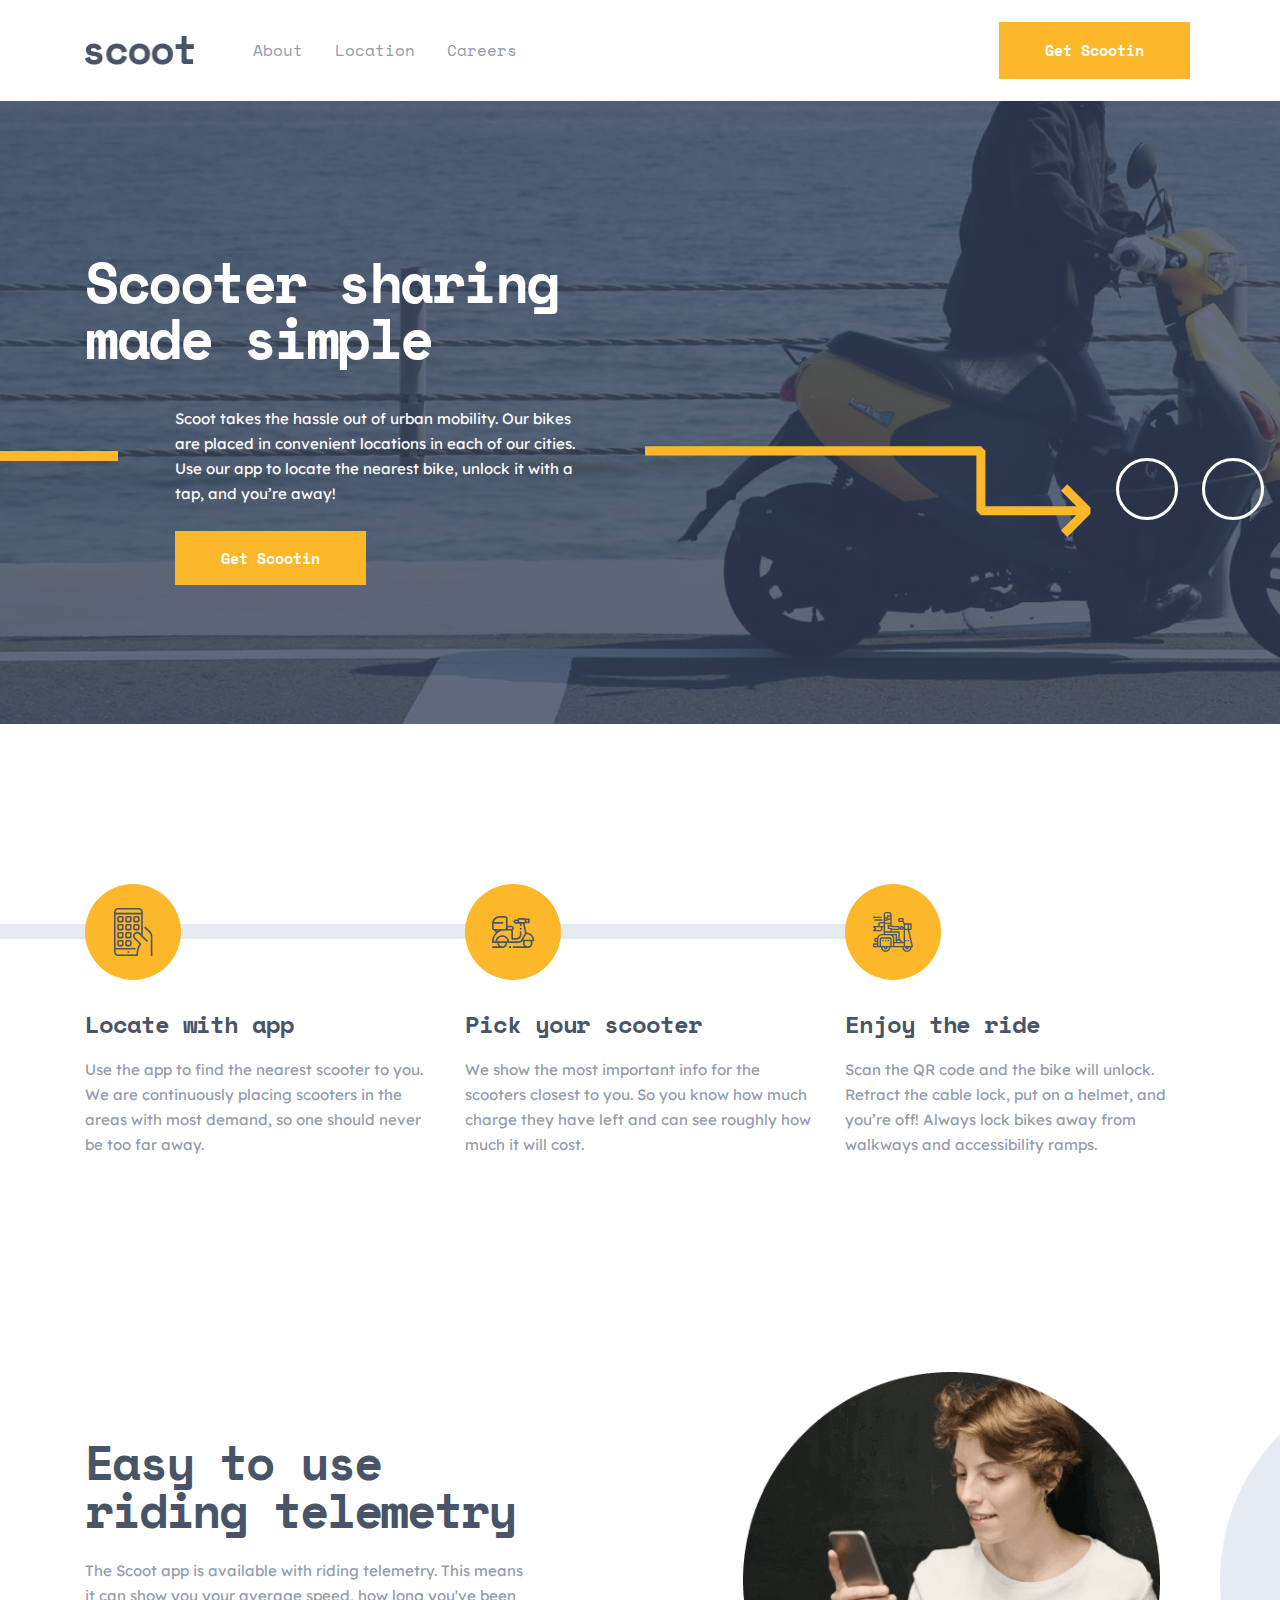
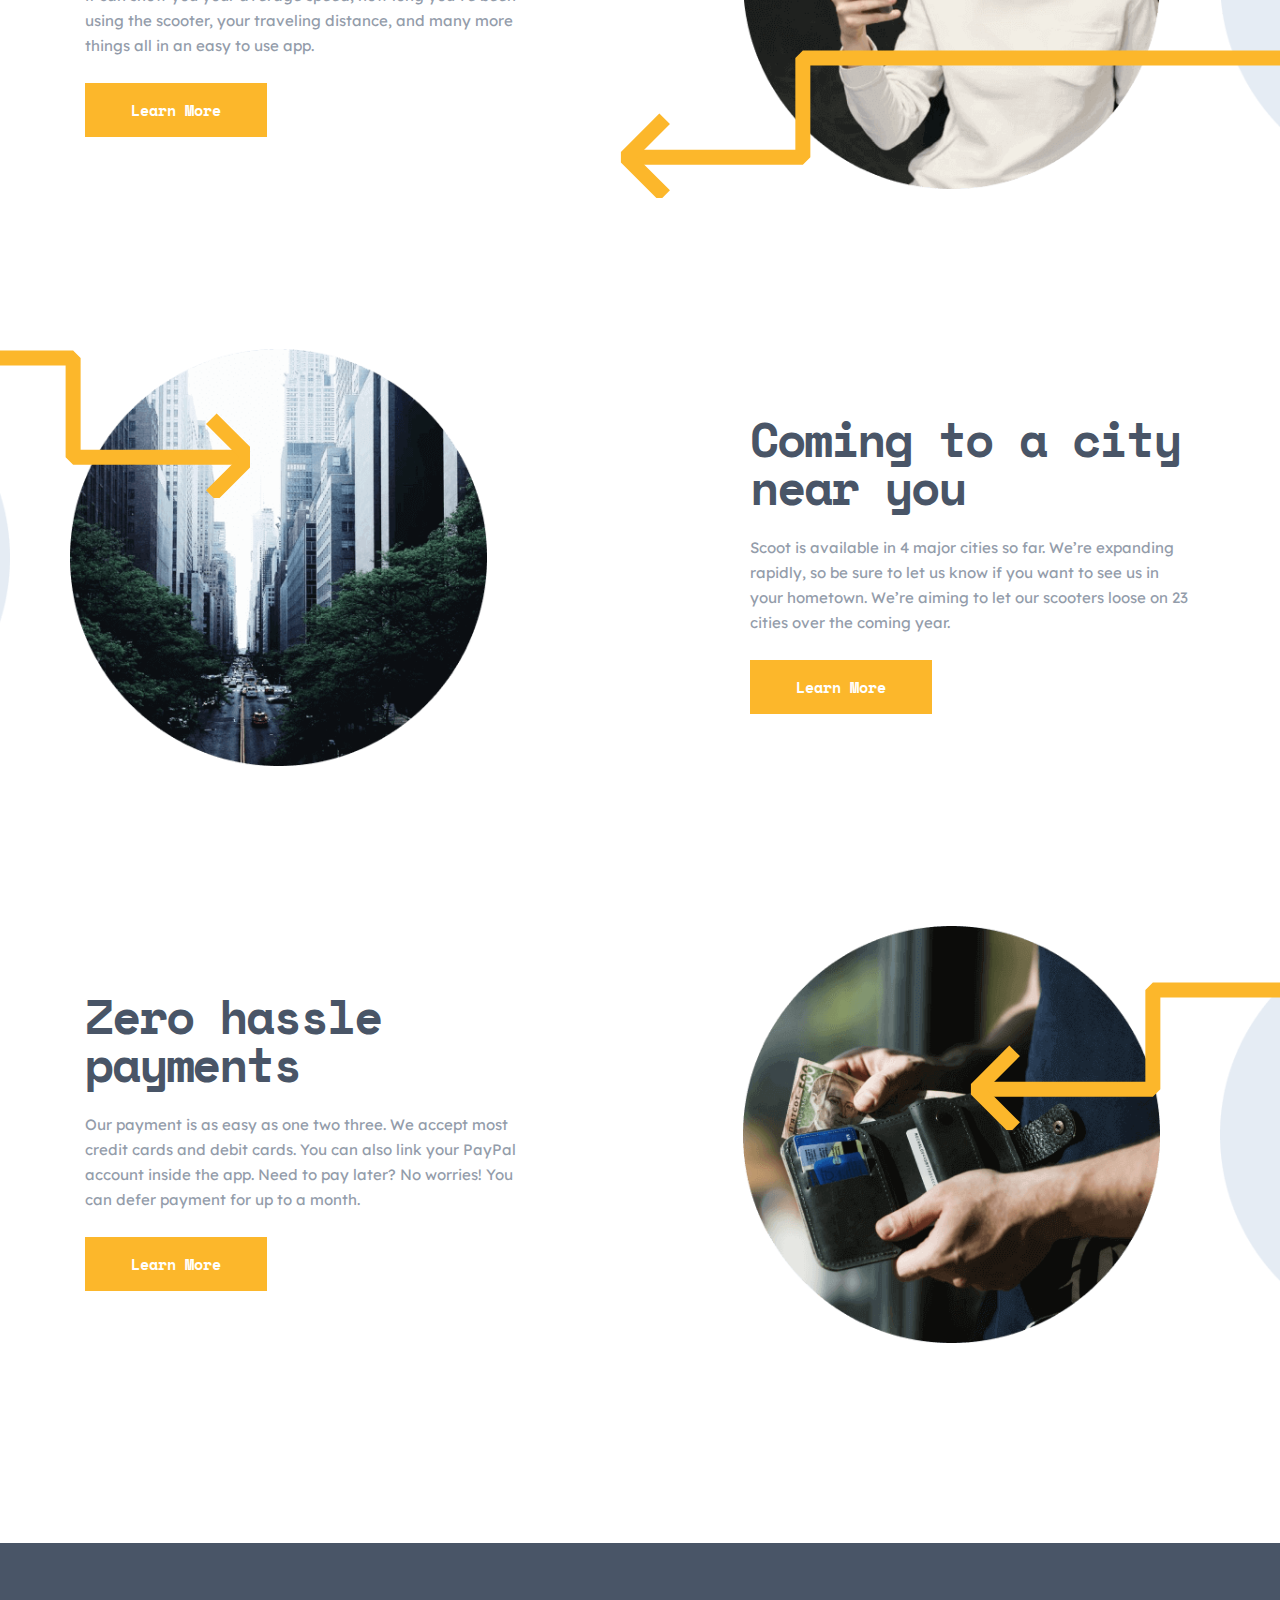
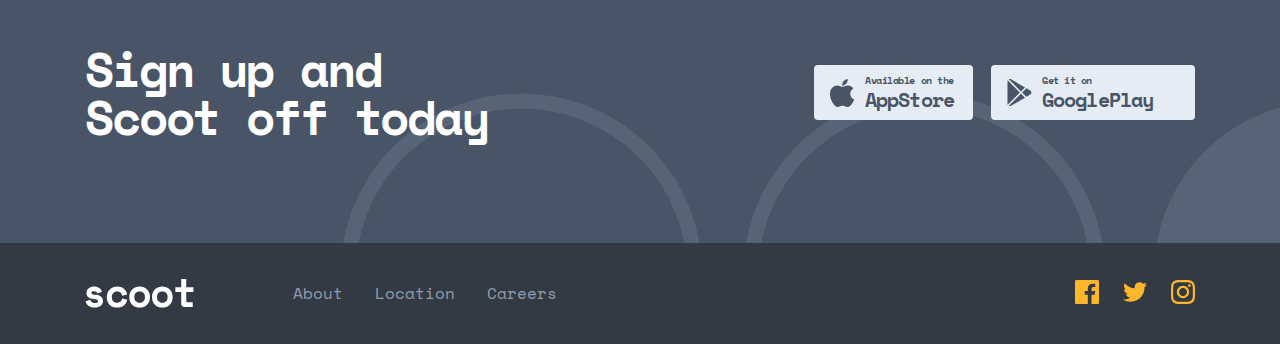
<file: index.html>
<!DOCTYPE html>
<html lang="en">
<head>
    <meta charset="UTF-8">
    <meta http-equiv="X-UA-Compatible" content="IE=edge">
    <meta name="viewport" content="width=device-width, initial-scale=1.0">
    <title>Scoot</title>
    <link href="https://fonts.googleapis.com/css2?family=Space+Mono:wght@700&display=swap" rel="stylesheet">
    <link href="https://fonts.googleapis.com/css2?family=Lexend+Deca&family=Space+Mono:wght@700&display=swap" rel="stylesheet">
    <link rel="stylesheet" href="css/normalize.min.css">
    <link rel="stylesheet" href="css/main.css">
</head>
<body>
    <header class="site-header">
        <nav class="site-nav">
            <div class="container site-nav__container">
                <button class="site-header__toggler" type="button">
                    <img class="site-menu-img" src="/img/menu-img.svg" alt="menu-image" width="19" height="16">
                </button>
                <a class="site-nav__logo-link" href="">
                    <img class="site-logo-img" src="/img/logo-image.png" alt="site-logo-image" width="109" height="29">
                </a>
                <ul class="site-nav__list">
                    <li class="site-nav__item">
                        <a class="site-nav__link" href="/about.html" target="_blank">About</a>
                    </li>
                    <li class="site-nav__item">
                        <a class="site-nav__link" href="/locations.html" target="_blank">Location</a>
                    </li>
                    <li class="site-nav__item">
                        <a class="site-nav__link" href="/careers.html" target="_blank">Careers</a>
                    </li>
                    <a class="site-link nav-link" href="#">Get Scootin</a>
                </ul>
            </div>
        </nav>
    </header>
    
    
    <main class="site-main">
        <h1 class="visually-hidden">Site main title</h1>
        <section class="hero-section">
            <div class="container hero-section__container">
                <h2 class="site-hero__title">Scooter sharing made simple</h2>
                <div class="hero-section__text-box">
                    <p class="hero-section__text">Scoot takes the hassle out of urban mobility. Our bikes are placed in convenient locations in each of our cities. Use our app to locate the nearest bike, unlock it with a tap, and you’re away!</p>
                    <a class="site-link site-link_left" href="#">Get Scootin</a>
                </div>
            </div>
        </section>
        <section class="app-section">
            <div class="container app-section__container">
                <ul class="app-section__list">
                    <li class="app-section__item app-section__phone-item">
                        <div class="app-section__text-box">
                            <h3 class="app-section__title"><a class="app-section__title-link" href="#">Locate with app</a>
                            </h3>
                            <p class="app-section__text">Use the app to find the nearest scooter to you. We are continuously placing scooters in the areas with most demand, so one should never be too far away. </p>
                        </div>
                    </li>
                    <li class="app-section__item app-section__scooter-item">
                        <div class="app-section__text-box">
                            <h3 class="app-section__title"><a class="app-section__title-link" href="#">Pick your scooter</a></h3>
                            <p class="app-section__text">We show the most important info for the scooters closest to you. So you know how much charge they have left and can see roughly how much it will cost.</p>
                        </div>
                    </li>
                    <li class="app-section__item app-section__enjoy-item">
                        <div class="app-section__text-box">
                            <h3 class="app-section__title"><a class="app-section__title-link" href="#">Enjoy the ride</a></h3>
                            <p class="app-section__text">Scan the QR code and the bike will unlock. Retract the cable lock, put on a helmet, and you’re off! Always lock bikes away from walkways and accessibility ramps.</p>
                        </div>
                    </li>
                </ul>
            </div>
        </section>
        <section class="site-section telemetry-section">
            <div class="container telemetry-section__container">
                <h2 class="site-section__title telemetry-section__title">Easy to use
                    riding telemetry</h2>
                <p class="site-section__text telemetry-section__text">The Scoot app is available with riding telemetry. This means it can show you your average speed, how long you've been using the scooter, your traveling distance, and many more things all in an easy to use app.</p>
                <a class="site-link site-link_left" href="#">Learn More</a>
            </div>
        </section>
        <section class="site-section city-section">
            <div class="container city-section__container">
                <h2 class="site-section__title city-section__title">Coming to a city near you</h2>
                <p class="site-section__text city-section__text">Scoot is available in 4 major cities so far. We’re expanding rapidly, so be sure to let us know if you want to see us in your hometown. We’re aiming to let our scooters loose on 23 cities over the coming year.</p>
                <div class="telemetry-section__link-box">
                    <a class="site-link site-section__link" href="#">Learn More</a>
                </div>
            </div>
        </section>
        <section class="site-section payments-section">
            <div class="container payments-section__container">
                <h2 class="site-section__title payments-section__title">Zero hassle payments</h2>
                <p class="site-section__text payments-section__text">Our payment is as easy as one two three. We accept most credit cards and debit cards. You can also link your PayPal account inside the app. Need to pay later? No worries! You can defer payment for up to a month.</p>
                <a class="site-link site-link_left" href="#">Learn More</a>
            </div>
        </section>
 

        <section class="sing-up-section">
            <div class="container sing-up-section__container">
                <h2 class="sing-up-section__title">Sign up and Scoot off today</h2>
                <ul class="sing-up-section__list">
                    <li class="sing-up-section__item">
                        <img class="sign-up-section__img" src="/img/apple-image.svg" alt="apple-icon" width="25" height="28">
                        <a class="sign-up-section__link" href="#">Available on the<span class="sign-up-section__link-span">AppStore</span></a>
                    </li>
                    <li class="sing-up-section__item sign-up__google-play">
                        <img class="sign-up-section__img" src="/img/google-play-image.svg" alt="google-play-icon" width="25" height="28">
                        <a class="sign-up-section__link" href="#">Get it on<span class="sign-up-section__link-span">GooglePlay</span></a>
                    </li>
                </ul>
            </div>
        </section>
    </main>

    <footer class="site-footer">
        <div class="container site-footer__container">
            <img class="site-footer__logo-img" src="/img/scoot-logo-white.svg" alt="site-logo-image" width="109" height="29">
            <ul class="footer-site-nav__list">
                <li class="footer-site-nav__item">
                    <a class="site-nav__link" href="/about.html" target="_blank">About</a>
                </li>
                <li class="footer-site-nav__item">
                    <a class="site-nav__link" href="/locations.html" target="_blank">Location</a>
                </li>
                <li class="footer-site-nav__item">
                    <a class="site-nav__link" href="/careers.html" target="_blank">Careers</a>
                </li>
            </ul>
            <ul class="site-footer__networks-list">
                <li class="site-footer__network-item">
                    <a class="site-footer__networks-link" href="#">
                        <img class="site-footer__networks-img" src="/img/facebook.svg" alt="facebook-icon" width="24" height="24">
                    </a>
                </li>
                <li class="site-footer__network-item">
                    <a class="site-footer__networks-link" href="#">
                        <img class="site-footer__networks-img" src="/img/twitter.svg" alt="twitter-icon" width="24" height="24">
                    </a>
                </li>
                <li class="site-footer__network-item">
                    <a class="site-footer__networks-link" href="#">
                        <img class="site-footer__networks-img" src="/img/instagram.svg" alt="instagram-icon" width="24" height="24">
                    </a>
                </li>
            </ul>
        </div>
    </footer>


    <script>
        document.querySelector('.site-header__toggler').addEventListener("click", ()=>{
            document.querySelector('.site-nav__list').classList.toggle('site-nav--open')
        })
    </script>
</body>
</html>
</file>
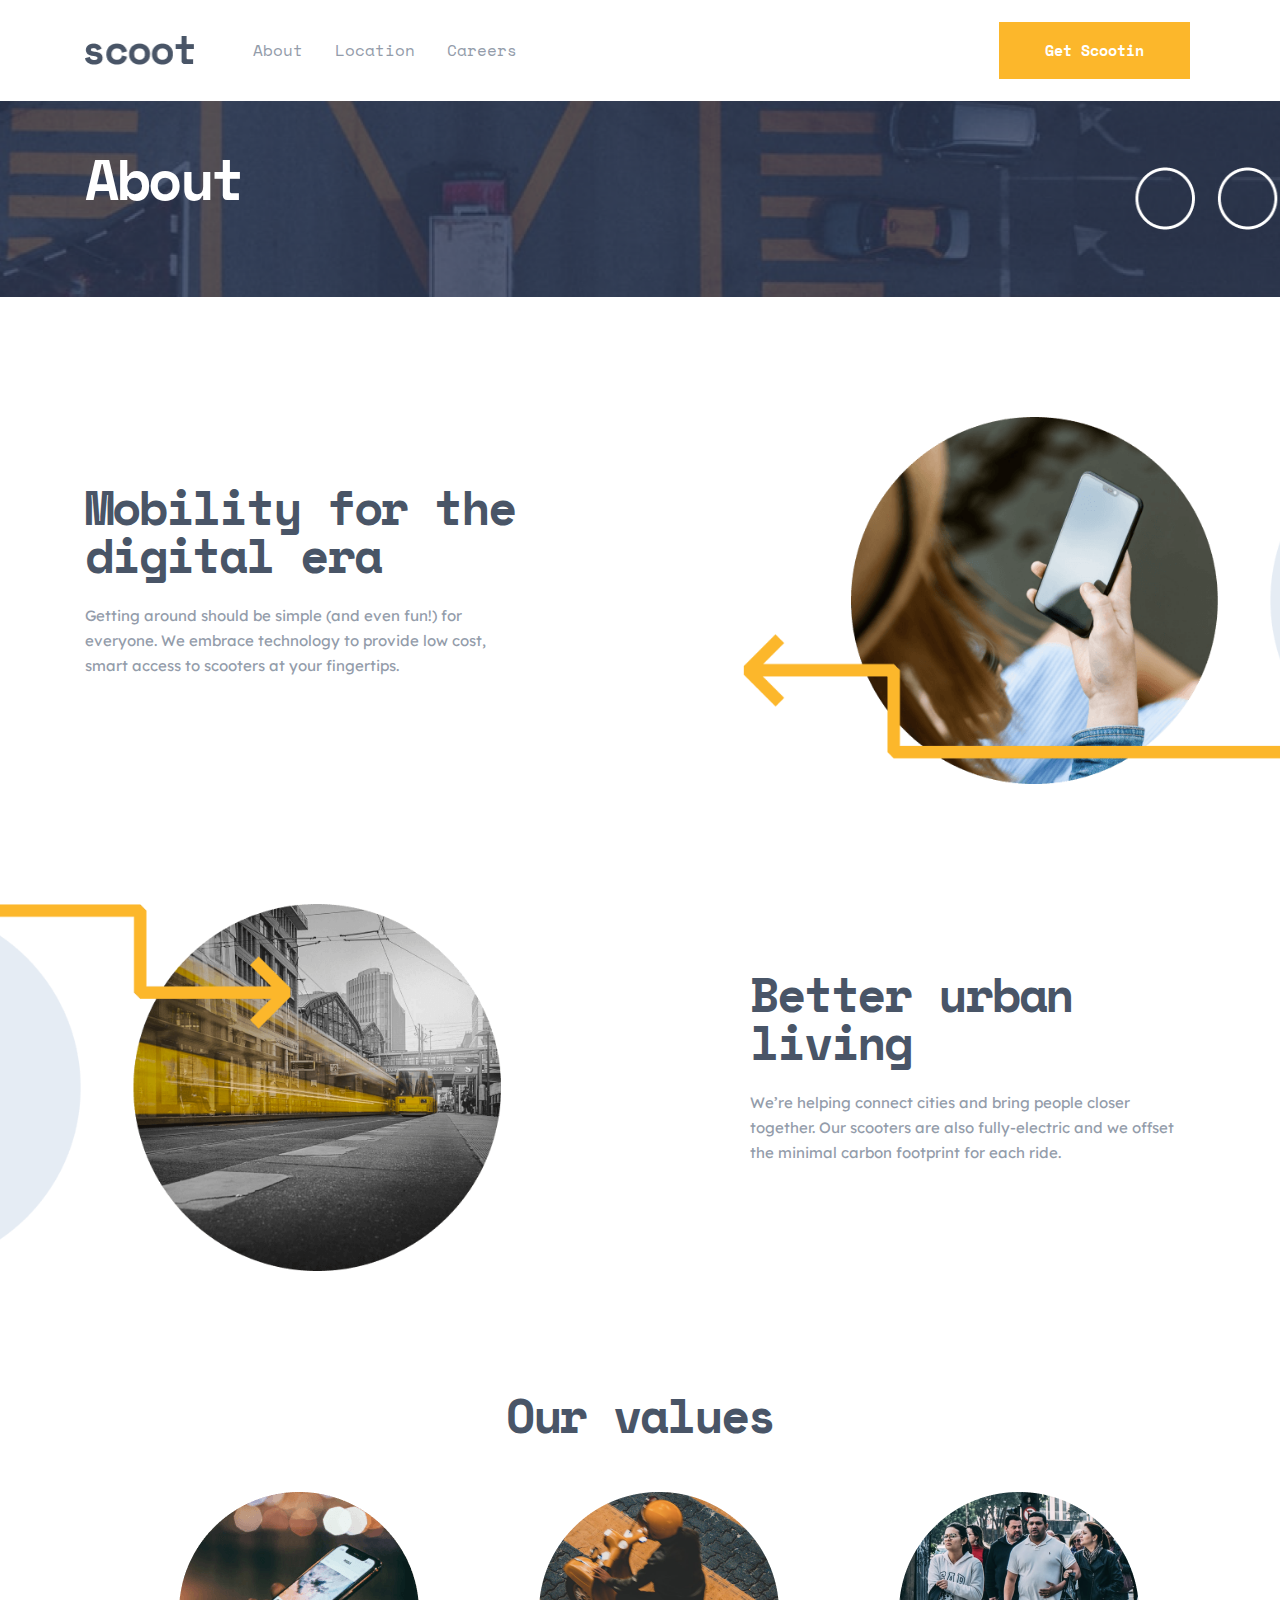
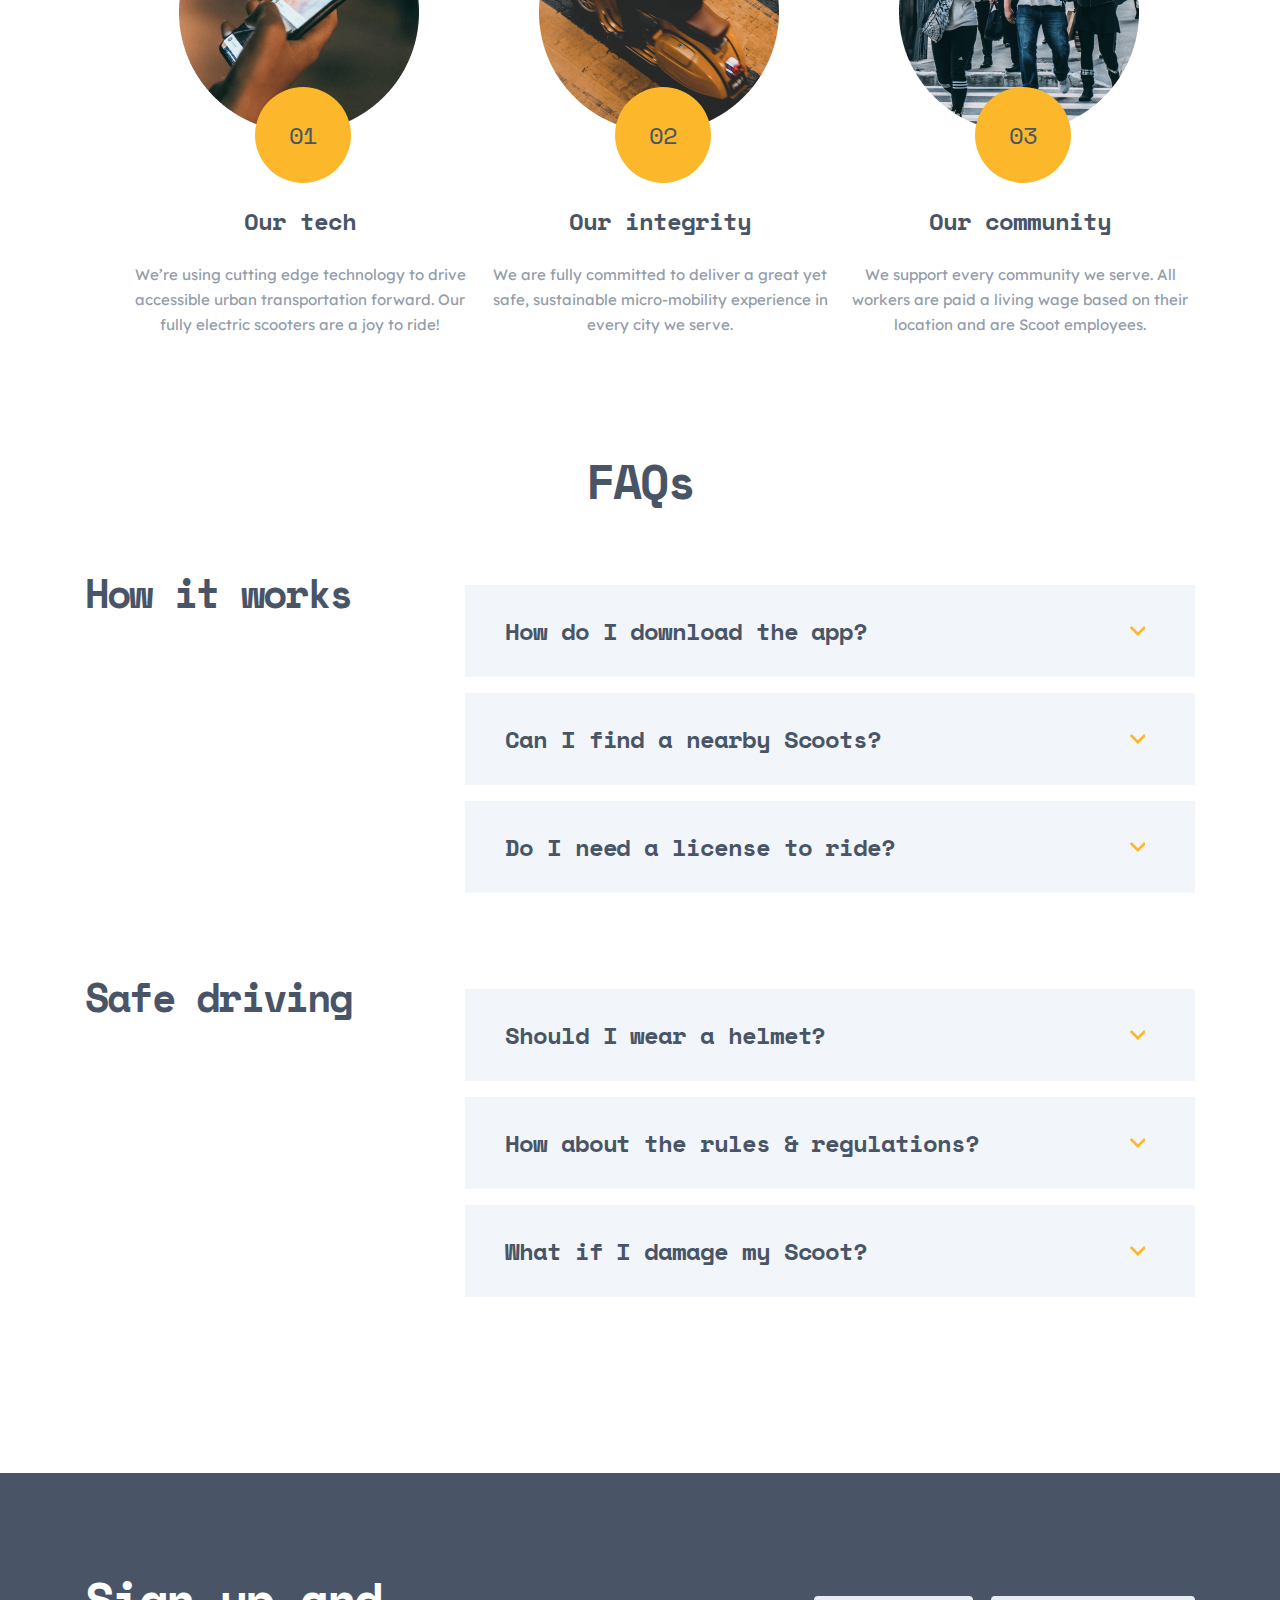
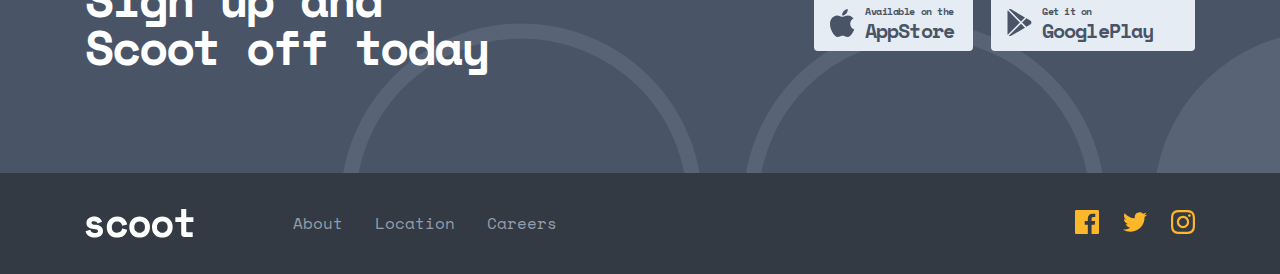
<file: about.html>
<!DOCTYPE html>
<html lang="en">
<head>
    <meta charset="UTF-8">
    <meta http-equiv="X-UA-Compatible" content="IE=edge">
    <meta name="viewport" content="width=device-width, initial-scale=1.0">
    <title>About</title>
    <link href="https://fonts.googleapis.com/css2?family=Space+Mono:wght@700&display=swap" rel="stylesheet">
    <link href="https://fonts.googleapis.com/css2?family=Lexend+Deca&family=Space+Mono:wght@700&display=swap" rel="stylesheet">
    <link rel="stylesheet" href="css/normalize.min.css">
    <link rel="stylesheet" href="css/main.css">
</head>
<body>
    <header class="site-header">
        <nav class="site-nav">
            <div class="container site-nav__container">
                <button class="site-header__toggler" type="button">
                    <img class="site-menu-img" src="/img/menu-img.svg" alt="menu-image" width="19" height="16">
                </button>
                <a class="site-nav__logo-link" href="">
                    <img class="site-logo-img" src="/img/logo-image.png" alt="site-logo-image" width="109" height="29">
                </a>
                <ul class="site-nav__list">
                    <li class="site-nav__item">
                        <a class="site-nav__link" href="/about.html" target="_blank">About</a>
                    </li>
                    <li class="site-nav__item">
                        <a class="site-nav__link" href="/locations.html" target="_blank">Location</a>
                    </li>
                    <li class="site-nav__item">
                        <a class="site-nav__link" href="/careers.html" target="_blank">Careers</a>
                    </li>
                    <a class="site-link nav-link" href="#">Get Scootin</a>
                </ul>
            </div>
        </nav>
    </header>


    <main class="site-main">
        <h1 class="visually-hidden">Site main title</h1>
        <section class="about-hero-section">
            <div class="container about-hero-section__container">
                <h2 class="sites-hero__title">About</h2>
            </div>
        </section>


        <section class="site-section using-section">
            <div class="container">
                <h3 class="site-section__title using-section__title">Mobility for the digital era</h3>
                <p class="site-section__text using-section__text">Getting around should be simple (and even fun!) for everyone. We embrace technology to provide low cost, smart access to scooters at your fingertips.</p>
            </div>
        </section>


        <section class="site-section urban-section">
            <div class="container">
                <h3 class="site-section__title urban-section__title">Better urban living</h3>
                <p class="site-section__text urban-section__text">We’re helping connect cities and bring people closer together. Our scooters are also fully-electric and we offset the minimal carbon footprint for each ride.</p>
            </div>
        </section>


        <section class="values-section">
            <div class="container">
                <h3 class="values-section__title">Our values</h3>
                <ul class="values-section__list">
                    <li class="values-section__item values-section__tech-item">
                        <h4 class="values-section__item-title">Our tech</h4>
                        <p class="values-section__item-text">We’re using cutting edge technology to drive accessible urban transportation forward. Our fully electric scooters are a joy to ride!</p>
                    </li>
                    <li class="values-section__item values-section__integrity-item">
                        <h4 class="values-section__item-title">Our integrity</h4>
                        <p class="values-section__item-text">We are fully committed to deliver a great yet safe, sustainable micro-mobility experience in every city we serve.</p>
                    </li>
                    <li class="values-section__item values-section__community-item">
                        <h4 class="values-section__item-title">Our community</h4>
                        <p class="values-section__item-text">We support every community we serve. All workers are paid a living wage based on their location and are Scoot employees.</p>
                    </li>
                </ul>
            </div>
        </section>


        <section class="faqs-section">
            <div class="container">
                <h2 class="faqs-section__title">FAQs</h2>
                <div class="works-box">
                    <h3 class="works-box__title">How it works</h3>
                    <ul class="works-box__list">
                        <li class="works-box__item">
                            <h4 class="works-box__sub-title">How do I download the app?</h4>
                            <p class="works-box__text">To download the Scoot app, you can search “Scoot” in both the App and Google Play stores. An even simpler way to do it would be to click the relevant link at the bottom of this page and you’ll be re-directed to the correct page.
                            </p>
                        </li>
                        <li class="works-box__item">
                            <h4 class="works-box__sub-title">Can I find a nearby Scoots?</h4>
                            <p class="works-box__text">To download the Scoot app, you can search “Scoot” in both the App and Google Play stores. An even simpler way to do it would be to click the relevant link at the bottom of this page and you’ll be re-directed to the correct page.
                            </p>
                        </li>
                        <li class="works-box__item">
                            <h4 class="works-box__sub-title">Do I need a license to ride?</h4>
                            <p class="works-box__text">To download the Scoot app, you can search “Scoot” in both the App and Google Play stores. An even simpler way to do it would be to click the relevant link at the bottom of this page and you’ll be re-directed to the correct page.
                            </p>
                        </li>
                    </ul>
                </div>
                <div class="driving-box">
                    <h3 class="works-box__title">Safe driving</h3>
                    <ul class="works-box__list">
                        <li class="works-box__item">
                            <h4 class="works-box__sub-title">Should I wear a helmet?</h4>
                            <p class="works-box__text">Yes, please do! All cities have different laws. But we strongly strongly strongly recommend always wearing a helmet regardless of the local laws. We like you and we want you to be as safe as possible while Scooting.
                            </p>
                        </li>
                        <li class="works-box__item">
                            <h4 class="works-box__sub-title">How about the rules & regulations?</h4>
                            <p class="works-box__text">Yes, please do! All cities have different laws. But we strongly strongly strongly recommend always wearing a helmet regardless of the local laws. We like you and we want you to be as safe as possible while Scooting.
                            </p>
                        </li>
                        <li class="works-box__item">
                            <h4 class="works-box__sub-title">What if I damage my Scoot?</h4>
                            <p class="works-box__text">Yes, please do! All cities have different laws. But we strongly strongly strongly recommend always wearing a helmet regardless of the local laws. We like you and we want you to be as safe as possible while Scooting.
                            </p>
                        </li>
                    </ul>
                </div>
            </div>
        </section>


        <section class="sing-up-section">
            <div class="container sing-up-section__container">
                <h2 class="sing-up-section__title">Sign up and Scoot off today</h2>
                <ul class="sing-up-section__list">
                    <li class="sing-up-section__item">
                        <img class="sign-up-section__img" src="/img/apple-image.svg" alt="apple-icon" width="25" height="28">
                        <a class="sign-up-section__link" href="#">Available on the<span class="sign-up-section__link-span">AppStore</span></a>
                    </li>
                    <li class="sing-up-section__item sign-up__google-play">
                        <img class="sign-up-section__img" src="/img/google-play-image.svg" alt="google-play-icon" width="25" height="28">
                        <a class="sign-up-section__link" href="#">Get it on<span class="sign-up-section__link-span">GooglePlay</span></a>
                    </li>
                </ul>
            </div>
        </section>
    </main>

    <footer class="site-footer">
        <div class="container site-footer__container">
            <img class="site-footer__logo-img" src="/img/scoot-logo-white.svg" alt="site-logo-image" width="109" height="29">
            <ul class="footer-site-nav__list">
                <li class="footer-site-nav__item">
                    <a class="site-nav__link" href="/about.html" target="_blank">About</a>
                </li>
                <li class="footer-site-nav__item">
                    <a class="site-nav__link" href="/locations.html" target="_blank">Location</a>
                </li>
                <li class="footer-site-nav__item">
                    <a class="site-nav__link" href="/careers.html" target="_blank">Careers</a>
                </li>
            </ul>
            <ul class="site-footer__networks-list">
                <li class="site-footer__network-item">
                    <a class="site-footer__networks-link" href="#" target="_blank">
                        <img class="site-footer__networks-img" src="/img/facebook.svg" alt="" width="24" height="24">
                    </a>
                </li>
                <li class="site-footer__network-item">
                    <a class="site-footer__networks-link" href="#" target="_blank">
                        <img class="site-footer__networks-img" src="/img/twitter.svg" alt="" width="24" height="24">
                    </a>
                </li>
                <li class="site-footer__network-item">
                    <a class="site-footer__networks-link" href="#" target="_blank">
                        <img class="site-footer__networks-img" src="/img/instagram.svg" alt="" width="24" height="24">
                    </a>
                </li>
            </ul>
        </div>
    </footer>

    <script>
        document.querySelector('.site-header__toggler').addEventListener("click", ()=>{
            document.querySelector('.site-nav__list').classList.toggle('site-nav--open')
        })
    </script>
</body>
</html>
</file>
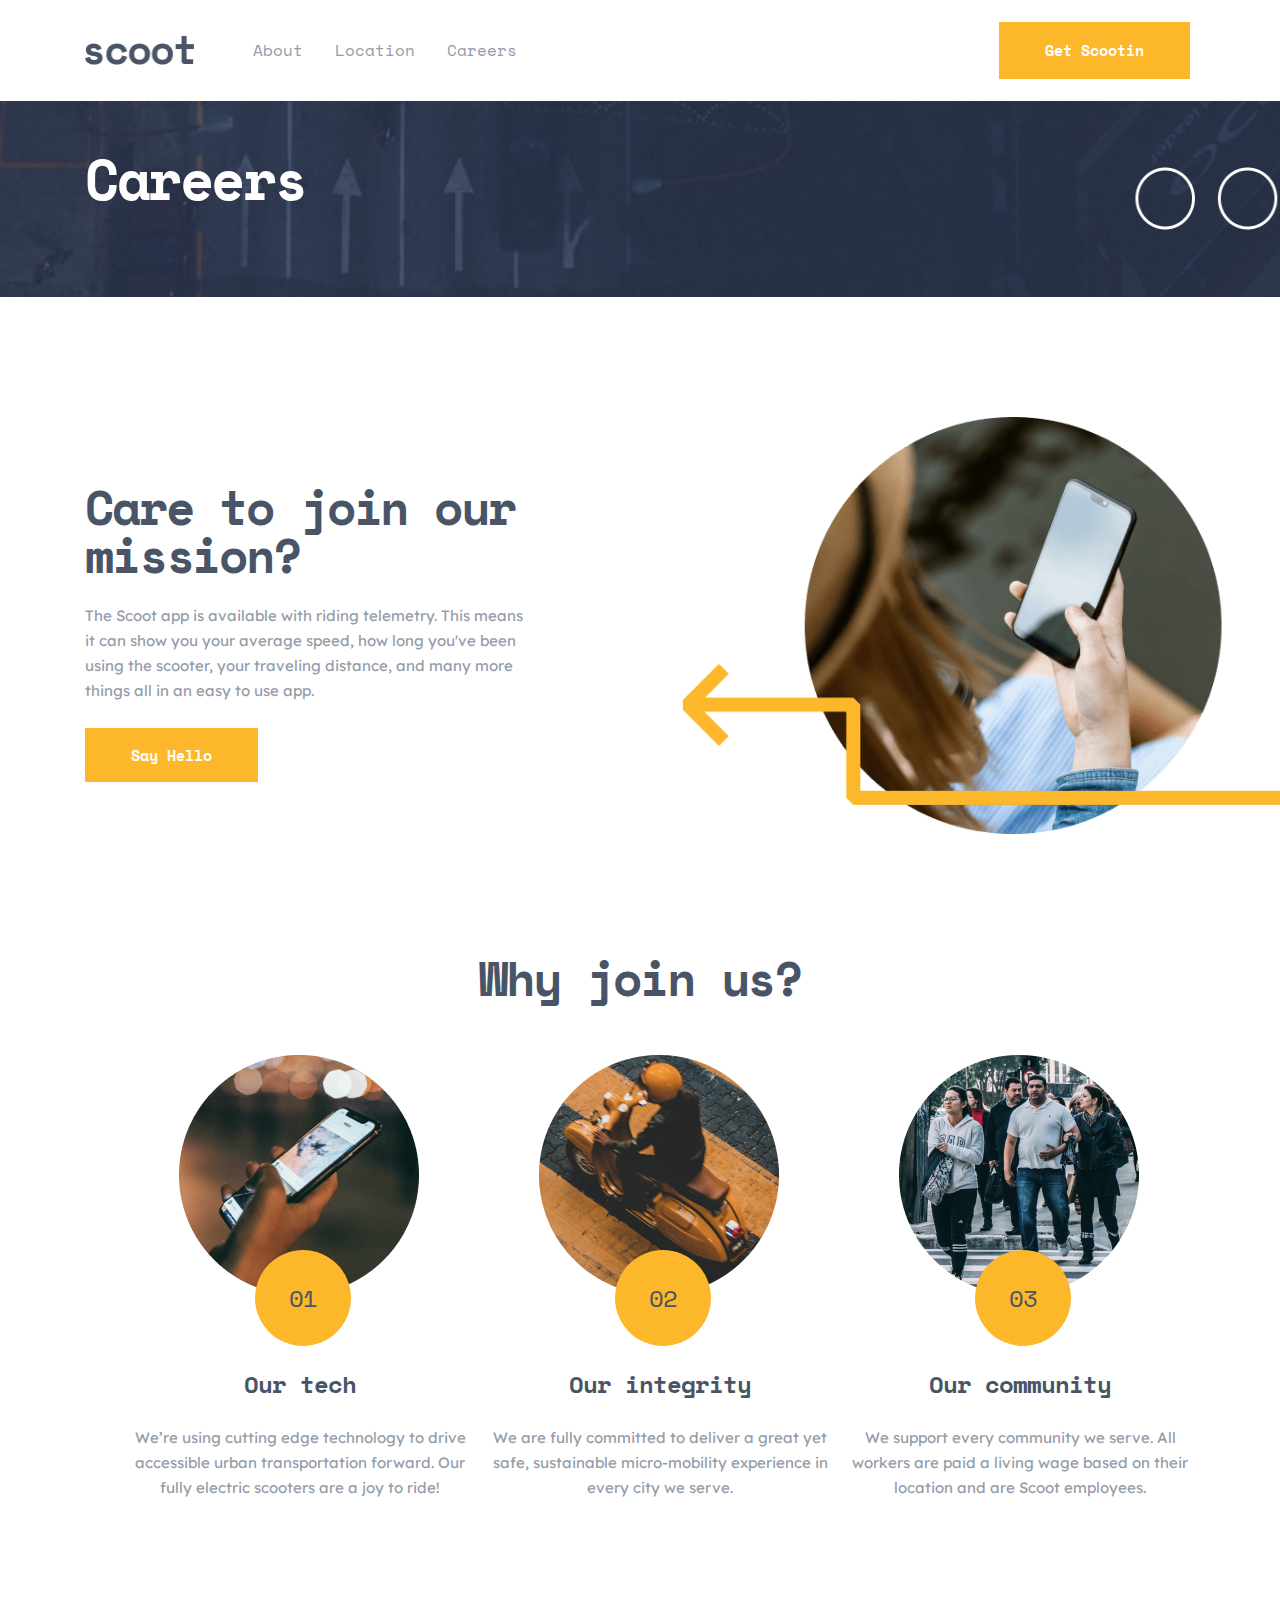
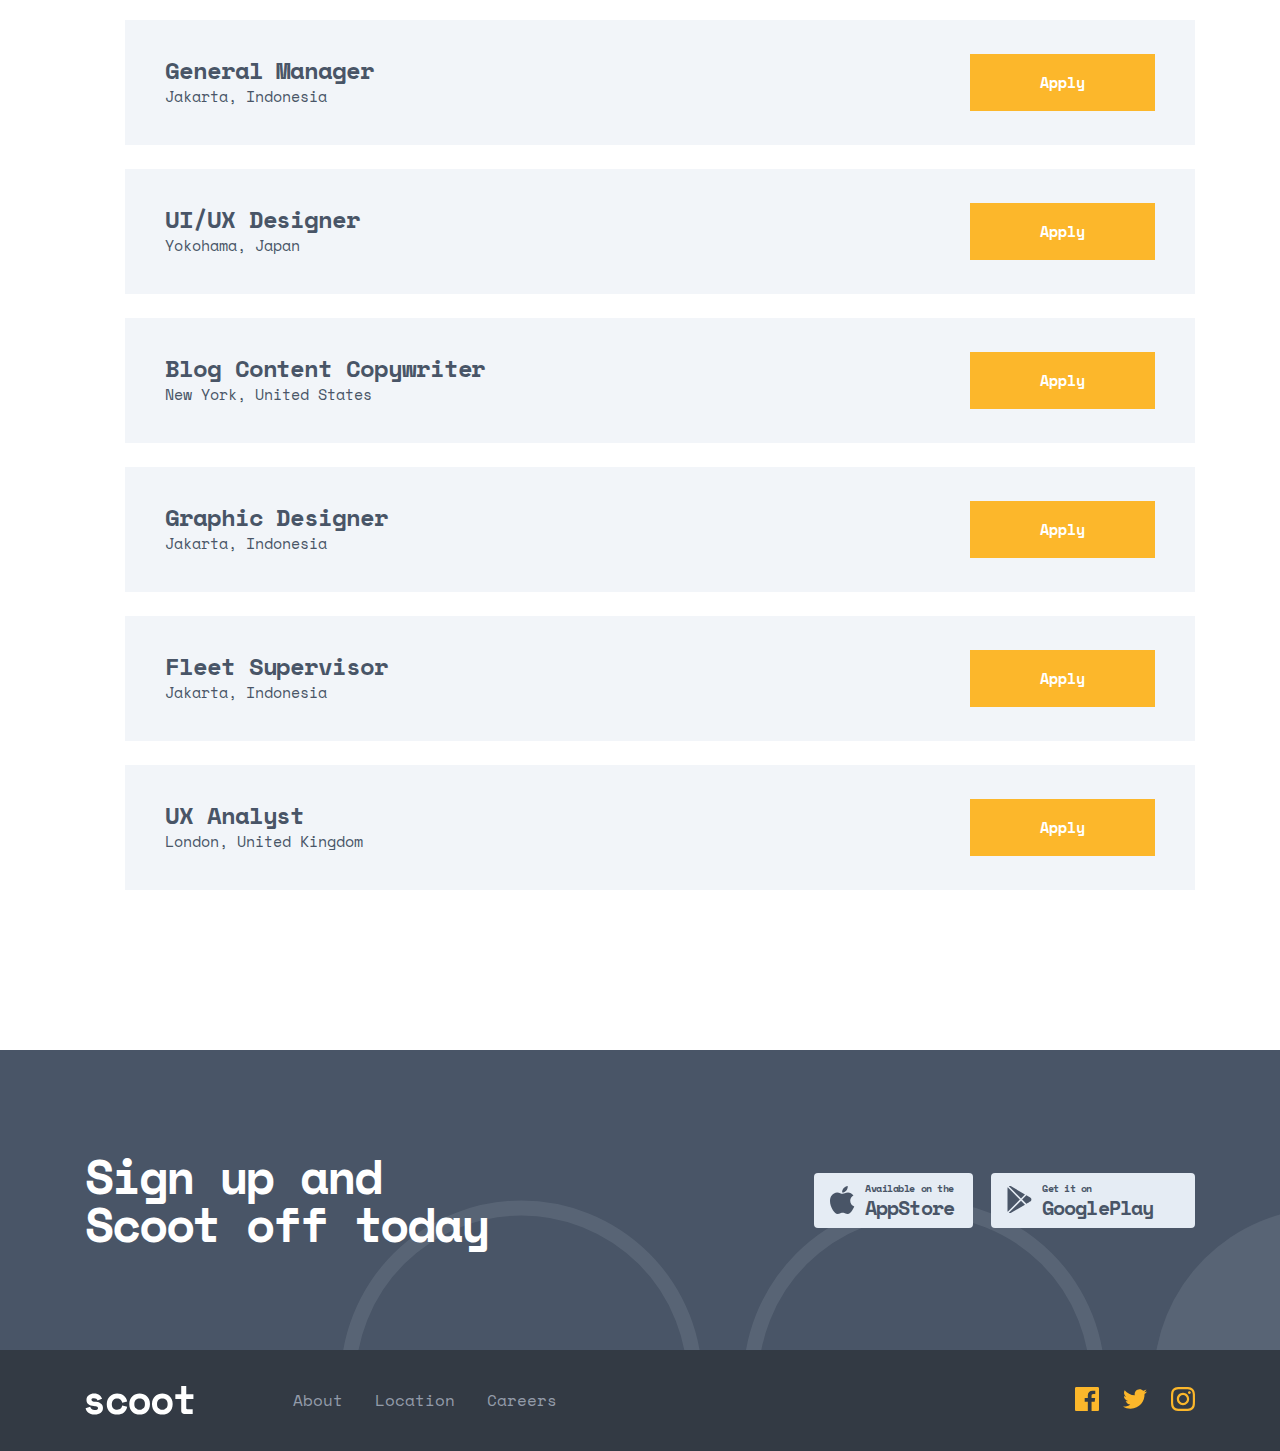
<file: careers.html>
<!DOCTYPE html>
<html lang="en">
<head>
    <meta charset="UTF-8">
    <meta http-equiv="X-UA-Compatible" content="IE=edge">
    <meta name="viewport" content="width=device-width, initial-scale=1.0">
    <title>Careers</title>
    <link href="https://fonts.googleapis.com/css2?family=Space+Mono:wght@700&display=swap" rel="stylesheet">
    <link href="https://fonts.googleapis.com/css2?family=Lexend+Deca&family=Space+Mono:wght@700&display=swap" rel="stylesheet">
    <link rel="stylesheet" href="css/normalize.min.css">
    <link rel="stylesheet" href="css/main.css">
</head>
<body>
    <header class="site-header">
        <nav class="site-nav">
            <div class="container site-nav__container">
                <button class="site-header__toggler" type="button">
                    <img class="site-menu-img" src="/img/menu-img.svg" alt="menu-image" width="19" height="16">
                </button>
                <a class="site-nav__logo-link" href="">
                    <img class="site-logo-img" src="/img/logo-image.png" alt="site-logo-image" width="109" height="29">
                </a>
                <ul class="site-nav__list">
                    <li class="site-nav__item">
                        <a class="site-nav__link" href="/about.html" target="_blank">About</a>
                    </li>
                    <li class="site-nav__item">
                        <a class="site-nav__link" href="/locations.html" target="_blank">Location</a>
                    </li>
                    <li class="site-nav__item">
                        <a class="site-nav__link" href="/careers.html" target="_blank">Careers</a>
                    </li>
                    <a class="site-link nav-link" href="#">Get Scootin</a>
                </ul>
            </div>
        </nav>
    </header>


    <main class="site-main">
        <h1 class="visually-hidden">Site main title</h1>
        <section class="careers-hero-section">
            <div class="container careers-hero-section__container">
                <h2 class="sites-hero__title">Careers</h2>
            </div>
        </section>


        <section class="site-section mission-section">
            <div class="container mission-section__container">
                <h2 class="site-section__title mission-section__title">Care to join our mission?</h2>
                <p class="site-section__text mission-section__text">The Scoot app is available with riding telemetry. This means it can show you your average speed, how long you've been using the scooter, your traveling distance, and many more things all in an easy to use app.</p>
                <a class="site-link site-link_left" href="#">Say Hello</a>
            </div>
        </section>

        <section class="values-section">
            <div class="container">
                <h3 class="values-section__title">Why join us?</h3>
                <ul class="values-section__list">
                    <li class="values-section__item values-section__tech-item">
                        <h4 class="values-section__item-title">Our tech</h4>
                        <p class="values-section__item-text">We’re using cutting edge technology to drive accessible urban transportation forward. Our fully electric scooters are a joy to ride!</p>
                    </li>
                    <li class="values-section__item values-section__integrity-item">
                        <h4 class="values-section__item-title">Our integrity</h4>
                        <p class="values-section__item-text">We are fully committed to deliver a great yet safe, sustainable micro-mobility experience in every city we serve.</p>
                    </li>
                    <li class="values-section__item values-section__community-item">
                        <h4 class="values-section__item-title">Our community</h4>
                        <p class="values-section__item-text">We support every community we serve. All workers are paid a living wage based on their location and are Scoot employees.</p>
                    </li>
                </ul>
            </div>
        </section>


        <section class="jobs-section">
            <div class="container jobs-section__container">
                <ul class="jobs-section__list">
                    <li class="jobs-section__item">
                        <div class="jobs-section__title-box">
                            <h4 class="jobs-section__title">General Manager</h4>
                            <p class="jobs-section__text">Jakarta, Indonesia</p>
                        </div>
                        <a class="site-link jobs-section__link" href="#">Apply</a>
                    </li>
                    <li class="jobs-section__item">
                        <div class="jobs-section__title-box">
                            <h4 class="jobs-section__title">UI/UX Designer</h4>
                            <p class="jobs-section__text">Yokohama, Japan</p>
                        </div>
                        <a class="site-link jobs-section__link" href="#">Apply</a>
                    </li>
                    <li class="jobs-section__item">
                        <div class="jobs-section__title-box">
                            <h4 class="jobs-section__title">Blog Content Copywriter</h4>
                            <p class="jobs-section__text">New York, United States</p>
                        </div>
                        <a class="site-link jobs-section__link" href="#">Apply</a>
                    </li>
                    <li class="jobs-section__item">
                        <div class="jobs-section__title-box">
                            <h4 class="jobs-section__title">Graphic Designer</h4>
                            <p class="jobs-section__text">Jakarta, Indonesia</p>
                        </div>
                        <a class="site-link jobs-section__link" href="#">Apply</a>
                    </li>
                    <li class="jobs-section__item">
                        <div class="jobs-section__title-box">
                            <h4 class="jobs-section__title">Fleet Supervisor</h4>
                            <p class="jobs-section__text">Jakarta, Indonesia</p>
                        </div>
                        <a class="site-link jobs-section__link" href="#">Apply</a>
                    </li>
                    <li class="jobs-section__item">
                        <div class="jobs-section__title-box">
                            <h4 class="jobs-section__title">UX Analyst</h4>
                            <p class="jobs-section__text">London, United Kingdom</p>
                        </div>
                        <a class="site-link jobs-section__link" href="#">Apply</a>
                    </li>
                </ul>
            </div>
        </section>


        <section class="sing-up-section">
            <div class="container sing-up-section__container">
                <h2 class="sing-up-section__title">Sign up and Scoot off today</h2>
                <ul class="sing-up-section__list">
                    <li class="sing-up-section__item">
                        <img class="sign-up-section__img" src="/img/apple-image.svg" alt="apple-icon" width="25" height="28">
                        <a class="sign-up-section__link" href="#">Available on the<span class="sign-up-section__link-span">AppStore</span></a>
                    </li>
                    <li class="sing-up-section__item sign-up__google-play">
                        <img class="sign-up-section__img" src="/img/google-play-image.svg" alt="google-play-icon" width="25" height="28">
                        <a class="sign-up-section__link" href="#">Get it on<span class="sign-up-section__link-span">GooglePlay</span></a>
                    </li>
                </ul>
            </div>
        </section>
    </main>

    <footer class="site-footer">
        <div class="container site-footer__container">
            <img class="site-footer__logo-img" src="/img/scoot-logo-white.svg" alt="site-logo-image" width="109" height="29">
            <ul class="footer-site-nav__list">
                <li class="footer-site-nav__item">
                    <a class="site-nav__link" href="/about.html" target="_blank">About</a>
                </li>
                <li class="footer-site-nav__item">
                    <a class="site-nav__link" href="/locations.html" target="_blank">Location</a>
                </li>
                <li class="footer-site-nav__item">
                    <a class="site-nav__link" href="/careers.html" target="_blank">Careers</a>
                </li>
            </ul>
            <ul class="site-footer__networks-list">
                <li class="site-footer__network-item">
                    <a class="site-footer__networks-link" href="#">
                        <img class="site-footer__networks-img" src="/img/facebook.svg" alt="facebook-icon" width="24" height="24">
                    </a>
                </li>
                <li class="site-footer__network-item">
                    <a class="site-footer__networks-link" href="#">
                        <img class="site-footer__networks-img" src="/img/twitter.svg" alt="twitter-icon" width="24" height="24">
                    </a>
                </li>
                <li class="site-footer__network-item">
                    <a class="site-footer__networks-link" href="#">
                        <img class="site-footer__networks-img" src="/img/instagram.svg" alt="instagram-icon" width="24" height="24">
                    </a>
                </li>
            </ul>
        </div>
    </footer>

    <script>
        document.querySelector('.site-header__toggler').addEventListener("click", ()=>{
            document.querySelector('.site-nav__list').classList.toggle('site-nav--open')
        })
    </script>
</body>
</html>
</file>
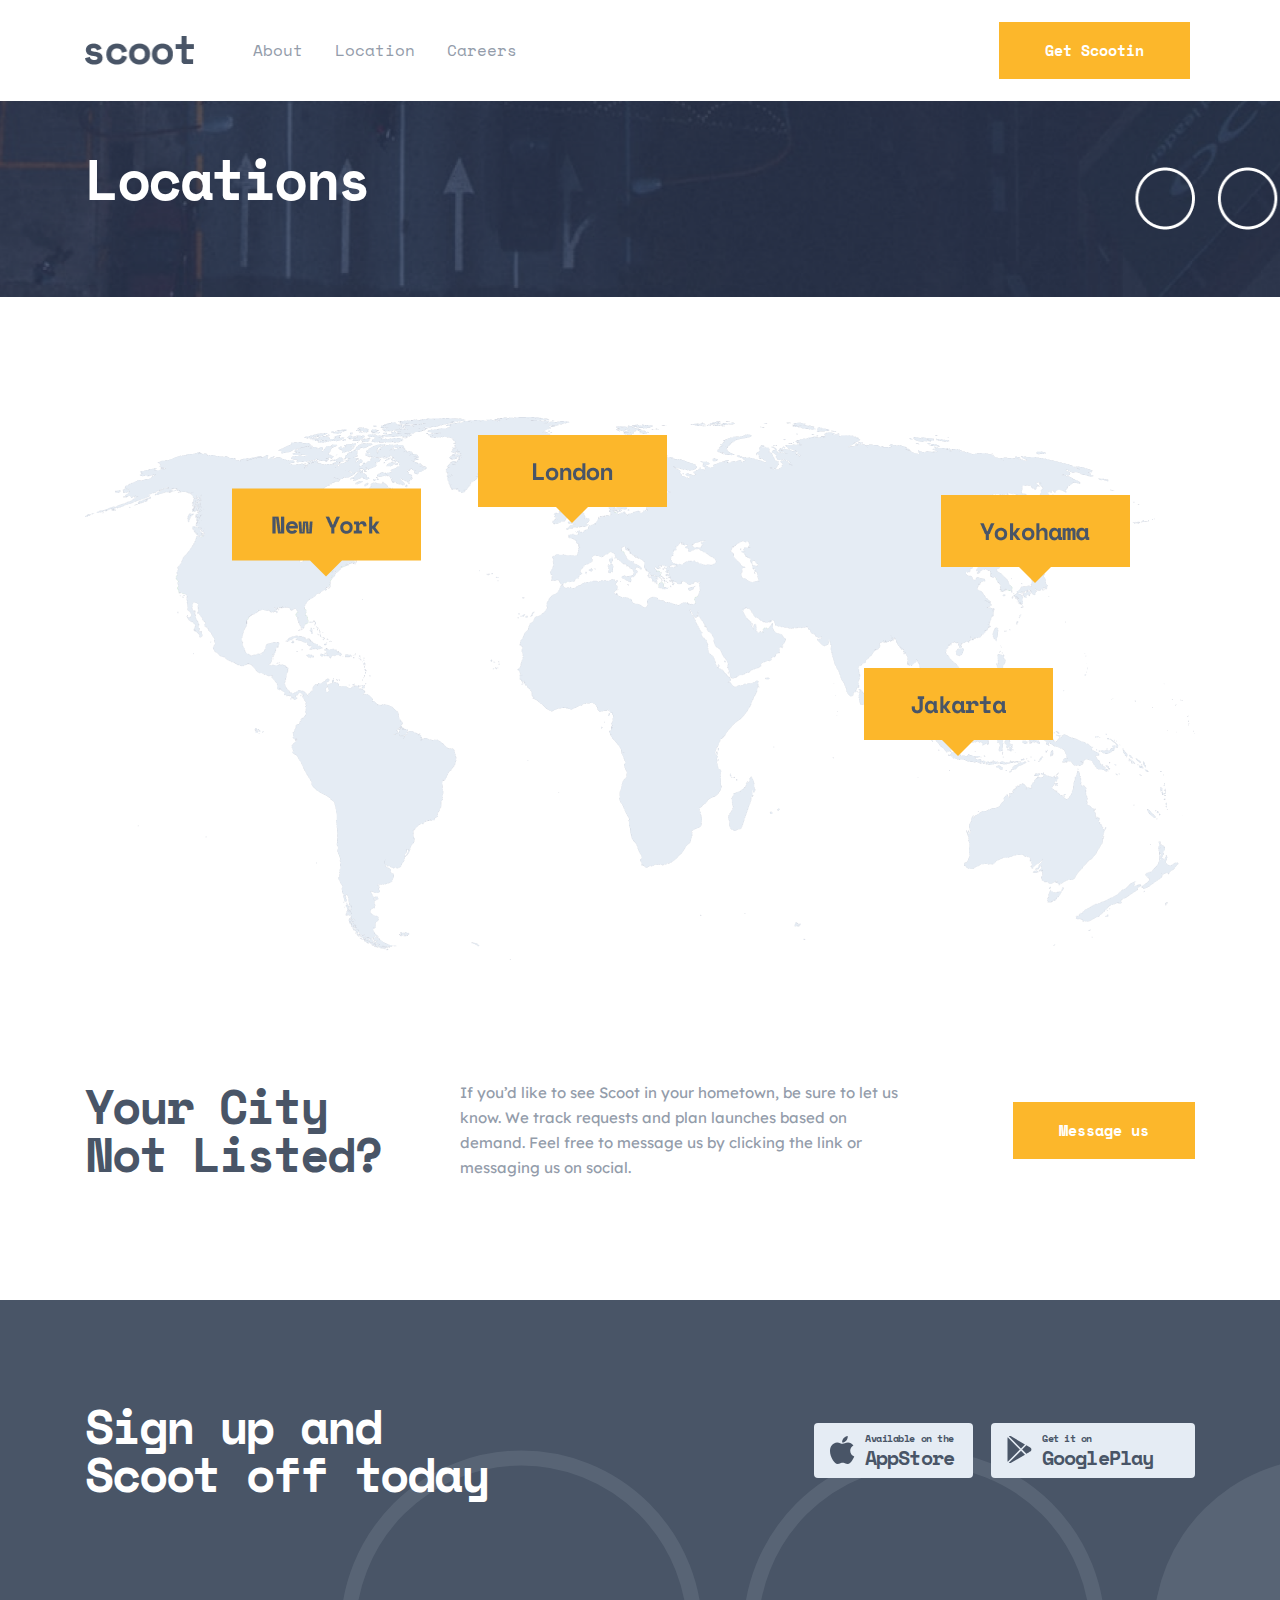
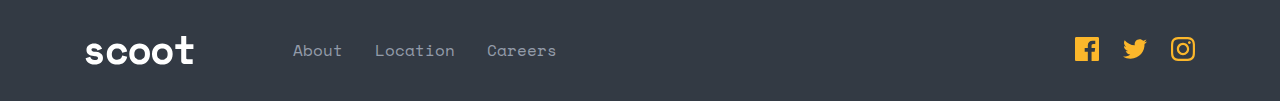
<file: locations.html>
<!DOCTYPE html>
<html lang="en">
<head>
    <meta charset="UTF-8">
    <meta http-equiv="X-UA-Compatible" content="IE=edge">
    <meta name="viewport" content="width=device-width, initial-scale=1.0">
    <title>Locations</title>
    <link href="https://fonts.googleapis.com/css2?family=Space+Mono:wght@700&display=swap" rel="stylesheet">
    <link href="https://fonts.googleapis.com/css2?family=Lexend+Deca&family=Space+Mono:wght@700&display=swap" rel="stylesheet">
    <link rel="stylesheet" href="css/normalize.min.css">
    <link rel="stylesheet" href="css/main.css">
</head>
<body>
    <header class="site-header">
        <nav class="site-nav">
            <div class="container site-nav__container">
                <button class="site-header__toggler" type="button">
                    <img class="site-menu-img" src="/img/menu-img.svg" alt="menu-image" width="19" height="16">
                </button>
                <a class="site-nav__logo-link" href="">
                    <img class="site-logo-img" src="/img/logo-image.png" alt="site-logo-image" width="109" height="29">
                </a>
                <ul class="site-nav__list">
                    <li class="site-nav__item">
                        <a class="site-nav__link" href="/about.html" target="_blank">About</a>
                    </li>
                    <li class="site-nav__item">
                        <a class="site-nav__link" href="/locations.html" target="_blank">Location</a>
                    </li>
                    <li class="site-nav__item">
                        <a class="site-nav__link" href="/careers.html" target="_blank">Careers</a>
                    </li>
                    <a class="site-link nav-link" href="#">Get Scootin</a>
                </ul>
            </div>
        </nav>
    </header>


    <main class="site-main">
        <h1 class="visually-hidden">Site main title</h1>
        <section class="location-hero-section">
            <div class="container location-hero-section__container">
                <h2 class="sites-hero__title">Locations</h2>
            </div>
        </section>


        <section class="location-section">
            <div class="container location-section__container">
                <ul class="location-section__list">
                    <li class="location-section__item">
                        <a class="location-section__link" href="#">New York</a>
                    </li>
                    <li class="location-section__item">
                        <a class="location-section__link" href="#">London</a>
                    </li>
                    <li class="location-section__item">
                        <a class="location-section__link" href="#">Jakarta</a>
                    </li>
                    <li class="location-section__item">
                        <a class="location-section__link" href="#">Yokahama</a>
                    </li>
                </ul>
                <h2 class="location-section__title">Your City Not Listed?</h2>
                <p class="location-section__text">If you’d like to see Scoot in your hometown, be sure to let us know. We track requests and plan launches based on demand. Feel free to message us by clicking the link or messaging us on social.</p>
                <a class="site-link" href="#">Message us</a>
            </div>
        </section>
        

        <section class="sing-up-section">
            <div class="container sing-up-section__container">
                <h2 class="sing-up-section__title">Sign up and Scoot off today</h2>
                <ul class="sing-up-section__list">
                    <li class="sing-up-section__item">
                        <img class="sign-up-section__img" src="/img/apple-image.svg" alt="apple-icon" width="25" height="28">
                        <a class="sign-up-section__link" href="#">Available on the<span class="sign-up-section__link-span">AppStore</span></a>
                    </li>
                    <li class="sing-up-section__item sign-up__google-play">
                        <img class="sign-up-section__img" src="/img/google-play-image.svg" alt="google-play-icon" width="25" height="28">
                        <a class="sign-up-section__link" href="#">Get it on<span class="sign-up-section__link-span">GooglePlay</span></a>
                    </li>
                </ul>
            </div>
        </section>
    </main>

    <footer class="site-footer">
        <div class="container site-footer__container">
            <img class="site-footer__logo-img" src="/img/scoot-logo-white.svg" alt="site-logo-image" width="109" height="29">
            <ul class="footer-site-nav__list">
                <li class="footer-site-nav__item">
                    <a class="site-nav__link" href="/about.html" target="_blank">About</a>
                </li>
                <li class="footer-site-nav__item">
                    <a class="site-nav__link" href="/locations.html" target="_blank">Location</a>
                </li>
                <li class="footer-site-nav__item">
                    <a class="site-nav__link" href="/careers.html" target="_blank">Careers</a>
                </li>
            </ul>
            <ul class="site-footer__networks-list">
                <li class="site-footer__network-item">
                    <a class="site-footer__networks-link" href="#">
                        <img class="site-footer__networks-img" src="/img/facebook.svg" alt="facebook-icon" width="24" height="24">
                    </a>
                </li>
                <li class="site-footer__network-item">
                    <a class="site-footer__networks-link" href="#">
                        <img class="site-footer__networks-img" src="/img/twitter.svg" alt="twitter-icon" width="24" height="24">
                    </a>
                </li>
                <li class="site-footer__network-item">
                    <a class="site-footer__networks-link" href="#">
                        <img class="site-footer__networks-img" src="/img/instagram.svg" alt="instagram-icon" width="24" height="24">
                    </a>
                </li>
            </ul>
        </div>
    </footer>

    <script>
        document.querySelector('.site-header__toggler').addEventListener("click", ()=>{
            document.querySelector('.site-nav__list').classList.toggle('site-nav--open')
        })
    </script>
</body>
</html>
</file>
<file: css/main.css>
/* CUSTOM PROPERTIES */
:root{
    --text-color: #939CAA;
    --font-family: "Lexend Deca", "Arial", sans-serif;
}

/* FONTS */
@font-face {
    font-family: "Space Mono";
    font-style: normal;
    font-weight: 700;
    src: url('../fonts/space-mono-v6-latin-700.woff2') format('woff2'), 
    url('../fonts/space-mono-v6-latin-700.woff') format('woff'); 
}

@font-face {
    font-family: "Lexend Deca";
    font-style: normal;
    font-weight: 400;
    src: url('../fonts/lexend-deca-v7-latin-regular.woff2') format('woff2'), 
    url('../fonts/lexend-deca-v7-latin-regular.woff') format('woff'); 
}

*{
    list-style: none;
}
body{
    margin: 0;
    padding: 0;
    font-family: "Space Mono", "Arial", sans-serif;
    list-style: none;
    overflow-x: hidden;
}
.visually-hidden {
    position: absolute;
    clip: rect(0 0 0 0);
    width: 1px;
    height: 1px;
    margin: -1px;
}
.container{
    max-width: 1110px;
    margin: 0 auto;
}

.site-nav{
    padding: 22px 0;
}
.site-nav__container{
    display: flex;
    align-items: center;
}
.site-header__toggler{
    display: none;
}
.site-logo-img{
    display: block;
}
.site-nav__list{
    display: flex;
    align-items: center;
    margin: 0;
    padding: 0;
    margin-left: 59px;
}
.site-nav__item{
    margin-right: 32px;
}
.site-nav__link{
    text-decoration: none;
    color: var(--text-color);
}
.site-nav__link:hover{
    color: #FCB72B;
}

.hero-section{             /* HOME */
    margin: 0 auto;
    padding: 153px 0;
    background-image:linear-gradient(rgba(47, 59, 89, 0.75), rgba(47, 59, 89, 0.75)),
    url("/img/man-with-bike.png");
    background-repeat: no-repeat;
    background-position: center center, calc(50% + 350px) -950px;
    margin-bottom: 160px;
}
.hero-section__container{
    position: relative;
}
.hero-section__container::after{
    content: "";
    position: absolute;
    bottom: 50px;
    right: -155px;
    background-image: url("/img/site-hero-bg-circles.svg");
    background-repeat: no-repeat;
    width: 234px;
    height: 63px;
}
.site-hero__title,
.sites-hero__title{
    margin: 0;
    margin-bottom: 40px;
    max-width: 500px;
    font-weight: bold;
    font-size: 56px;
    line-height: 56px;
    letter-spacing: -2.5px;
    color: #FFFFFF;
}
.hero-section__text-box{
    position: relative;
    margin-left: 90px;
}
.hero-section__text-box::before{
    content: "";
    position: absolute;
    top: 45px;
    left: -260px;
    background-image: url("/img/site-hero-horizontal-line.svg");
    background-repeat: no-repeat;
    width: 203px;
    height: 10px;
}
.hero-section__text-box::after{
    content: "";
    position: absolute;
    background-image: url("/img/yellow-arrow-to-right.svg");
    background-repeat: no-repeat;
    background-size: contain;
    top: 40px;
    left: 470px;
    width: 446px;
    height: 138px;
}
.hero-section__text{
    margin: 0;
    margin-bottom: 40px;
    max-width: 405px;
    font-family: var(--font-family);
    font-size: 15px;
    line-height: 25px;
    color: #FFFFFF;
}

.app-section{
    margin-bottom: 200px;
}
.app-section__container{
    position: relative;
    z-index: 2;
}
.app-section__container::before{
    content: "";
    position: absolute;
    width: 974px;
    height: 15px;
    top: 40px;
    right: 300px;
    background-color: #E5EAF1;
    z-index: -2;
}
.app-section__list{
    margin: 0;
    padding: 0;
    display: flex;
    align-items: center;
    justify-content: space-between;
}
.app-section__item::before{
    content: "";
    display: block;
    background-color: #FCB72B;
    background-repeat: no-repeat;
    background-position: center center;
    width: 96px;
    height: 96px;
    border-radius: 50%;
    margin-bottom: 30px;
}
.app-section__phone-item::before{
    background-image: url("/img/phone.svg");
}
.app-section__scooter-item::before{
    background-image: url("/img/mini-scooter.svg");
}
.app-section__enjoy-item::before{
    background-image: url("/img/mini-enjoy-scooter.svg");
}
.app-section__title-link{
    margin: 0;
    margin-bottom: 27px;
    text-decoration: none;
    font-weight: bold;
    font-size: 24px;
    line-height: 28px;
    letter-spacing: -1.07143px;
    color: #495567;
}
.app-section__text{
    max-width: 350px;
    font-family: var(--font-family);
    font-size: 15px;
    line-height: 25px;
    color: #939CAA;
}

.site-section{
    padding: 66px 0;
    margin-bottom: 160px;
    background-image: url("/img/easy-to-use-riding-telemetry.png");
    background-repeat: no-repeat;
    background-size: contain;
    background-position: calc(50% + 550px) center;
}
.city-section{
    background-image: url("/img/Coming-to-a-city-near-you.png");
    background-position: calc(50% - 600px) center;
}
.payments-section{             /*  HOME */
    margin-bottom: 200px;
    background-image: url("/img/zero-hassle-payments.png");
}
.mission-section{              /*  CAREERS */
    margin-bottom: 120px;
    background-image: url("/img/mobility.png");
}
.telemetry-section__container,
.city-section__container,
.payments-section__container{
    position: relative;
}
.telemetry-section__container::after,
.payments-section__container::after{
    content: "";
    position: absolute;
    background-image: url("/img/yellow-arrow-to-left.svg");
    background-repeat: no-repeat;
    bottom: -75px;
    right: -160px;
    width: 735px;
    height: 148px;
}
.payments-section__container::after{
    position: absolute;
    background-image: url("/img/yellow-arrow-to-left.svg");
    top: -10px;
    right: -510px;
}
.city-section__container::before{
    content: "";
    position: absolute;
    background-image: url("/img/yellow-arrow-to-right.svg");
    top: -65px;
    left: -570px;
    width: 735px;
    height: 148px;
}
.site-section__title{
    margin: 0;
    margin-bottom: 24px;
    max-width: 445px;
    font-weight: bold;
    font-size: 48px;
    line-height: 48px;
    letter-spacing: -2.14286px;
    color: #495567;
}
.city-section__title,
.urban-section__title{
    margin-left: auto;
}
.site-section__text{
    margin: 0;
    margin-bottom: 40px;
    max-width: 445px;
    font-family: var(--font-family);
    font-size: 15px;
    line-height: 25px;
    color: var(--text-color);
}
.city-section__text,
.urban-section__text{
    margin-left: auto;
}

.site-link{
    padding: 14px 44px;
    background-color: #FCB72B;
    text-decoration: none;
    font-weight: bold;
    font-size: 15px;
    line-height: 25px;
    text-align: center;
    border: 2px solid #FCB72B;
    color: #FFFFFF;
    white-space: nowrap;
}
.nav-link{
    margin-left: 450px;
}
.site-section__link{
    margin-left: 665px;
}
.jobs-section__link{
    margin-left: auto;
    padding: 14px 68px;
}
.site-link_left{
    margin: 0;
}
.site-link:hover{
    background-color: #FFFFFF;
    border: 2px solid #FCB72B;
    color: #FCB72B;
}


/* ABOUT  */
.about-hero-section{            
    padding: 50px 0;
    margin-bottom: 120px;   
    background-color: #2F3B59;
    background-image: url("/img/about-hero-bg-image.png");
    background-repeat: no-repeat;
    background-position: center center;
    background-size: 1380px 200px;
}
.using-section{                
    margin-bottom: 120px;
    background-image: url("/img/mobility.png");
}
.urban-section{                 
    margin-bottom: 120px;
    background-image: url("/img/urban-living.png");
    background-position: calc(50% - 550px) center;
}
.values-section,
.location-section{                
    margin-bottom: 120px;
}

.values-section__title{
    margin: 0;
    margin-bottom: 48px;
    font-weight: bold;
    font-size: 48px;
    line-height: 48px;
    text-align: center;
    letter-spacing: -2.14286px;
    color: #495567;
}
.values-section__list{
    display: flex;
    align-items: center;
    justify-content: space-between;
}
.values-section__item{
    position: relative;
    padding-top: 320px;
    max-width: 350px;
    background-repeat: no-repeat;
    background-position: calc(50% - 1px) calc(50% - 100px);
}
.values-section__tech-item{
    background-image: url("/img/mobile-image.png");
}
.values-section__integrity-item{
    background-image: url("/img/scooter-image.png");
}
.values-section__community-item{
    background-image: url("/img/community.png");
}
.values-section__item::before{
    display: flex;
    align-items: center;
    justify-content: center;
    position: absolute;
    top: 200px;
    left: 130px;
    width: 96px;
    height: 96px;
    border-radius: 50%;
    font-size: 24px;
    line-height: 28px;
    text-align: center;
    letter-spacing: -1.07143px;
    color: #495567;
    background-color: #FCB72B;
}
.values-section__tech-item::before{
    content: "01";
}
.values-section__integrity-item::before{
    content: "02";
}
.values-section__community-item::before{
    content: "03";
}
.values-section__item-title{
    margin: 0;
    margin-bottom: 27px;
    font-weight: bold;
    font-size: 24px;
    line-height: 28px;
    text-align: center;
    letter-spacing: -1.07143px;
    color: #495567;
}
.values-section__item-text{
    margin: 0;
    font-family: var(--font-family);
    font-size: 15px;
    line-height: 25px;
    text-align: center;
    color: #939CAA;
    color: var(--text-color);
}


.faqs-section__title{
    margin: 0;
    margin-bottom: 64px;
    font-weight: bold;
    font-size: 48px;
    line-height: 48px;
    text-align: center;
    letter-spacing: -2.14286px;
    color: #495567;
}
.works-box{
    display: flex;
    justify-content: space-between;
    margin-bottom: 64px;
}
.works-box__title{
    margin: 0;
    font-weight: bold;
    font-size: 40px;
    line-height: 48px;
    letter-spacing: -1.78571px;
    color: #495567;
}
.works-box__item{
    position: relative;
    width: 650px;
    padding: 32px 40px;
    background-color: #F2F5F9;
}
.works-box__item:not(:last-child){
    margin-bottom: 16px;
}
.works-box__sub-title{
    margin: 0;
    font-weight: bold;
    font-size: 24px;
    line-height: 28px;
    letter-spacing: -1.07143px;
    color: #495567;
}
.works-box__item:hover{
    background-color: #FFF4DF;
}
.works-box__item:active{
    background-color: #F2F5F9;
}
.works-box__item::after{
    content: "";
    display: block;
    position: absolute;
    background-image: url("/img/up.svg");
    background-repeat: no-repeat;
    background-size: contain;
    width: 16px;
    height: 18px;
    top: 40px;
    right: 50px;
    transition: transform 0.2s;
}
.works-box__text{
    margin: 0;
    display: none;
    font-family: var(--font-family);
    font-size: 15px;
    line-height: 25px;
    color: #495567;
}
.works-box__item:active .works-box__text{
    display: block;
    margin-top: 25px;
}
.works-box__item:active::after{
    transform: rotate(180deg);
}

.driving-box{
    display: flex;
    justify-content: space-between;
    margin-bottom: 160px;
}
/* ABOUT */


/* CAREERS */

.careers-hero-section{
    padding: 50px 0;
    margin-bottom: 120px;   
    background-color: #2F3B59;
    background-image: url("/img/careers-bg-img.png");
    background-repeat: no-repeat;
    background-position: center center;
    background-size: 1380px 200px;
}

.jobs-section{
    margin-bottom: 160px;
}
.jobs-section__item{
    display: flex;
    align-items: center;
    padding: 34px 40px;
    background-color: #F2F5F9;
}
.jobs-section__item:not(:last-child){
    margin-bottom: 24px;
}
.jobs-section__title{
    margin: 0;
    font-weight: bold;
    font-size: 24px;
    line-height: 28px;
    letter-spacing: -1.07143px;
    color: #495567;
}
.jobs-section__text{
    margin: 0;
    font-size: 15px;
    line-height: 25px;
    color: #495567;
}


/* LOCATIONS */

.location-hero-section{
    padding: 50px 0;
    margin-bottom: 120px;   
    background-color: #2F3B59;
    background-image: url("/img/careers-bg-img.png");
    background-repeat: no-repeat;
    background-position: center center;
    background-size: 1380px 200px;
}

.location-section__container{
    display: flex;
    align-items: center;
    padding-top: 663px;
    background-image: url("/img/map-image.png");
    background-repeat: no-repeat;
}
.location-section__title{
    max-width: 351px;
    margin: 0;
    margin-right: 30px;
    font-weight: bold;
    font-size: 48px;
    line-height: 48px;
    letter-spacing: -2.14286px;
    color: #495567;
}
.location-section__text{
    max-width: 448px;
    margin: 0;
    margin-right: 105px;
    font-family: var(--font-family);
    font-size: 15px;
    line-height: 25px;
    color: #939CAA;
}
.location-section__list{
    display: none;
}


/* SITE-FOOTER */
.sing-up-section{
    background-color: #495567;
    background-image: url("/img/site-footer-bg-circles.svg");
    background-repeat: no-repeat;
    background-position: calc(50% + 280px) 150px;
}
.sing-up-section__container{
    display: flex;
    align-items: center;
    padding: 102px 0;
}
.sing-up-section__title{
    max-width: 415px;
    margin: 0;
    font-weight: bold;
    font-size: 48px;
    line-height: 48px;
    letter-spacing: -2.14286px;
    color: #FFFFFF;
}
.sing-up-section__list{
    display: flex;
    align-items: center;
    margin: 0;
    padding: 0;
    margin-left: auto;
}
.sing-up-section__item{
    display: flex;
    align-items: center;
    padding: 8px 16px;
    width: 127px;
    background-color: #E5ECF4;
    border-radius: 4px;
}
.sign-up__google-play{
    width: 172px;
}
.sing-up-section__item:first-child{
    margin-right: 18px;
}
.sign-up-section__link{
    text-decoration: none;
    font-weight: bold;
    font-size: 10px;
    line-height: 15px;
    letter-spacing: -0.446429px;
    color: #495567;
}
.sign-up-section__img{
    margin-right: 10px;
}
.sign-up-section__link-span{
    display: block;
    font-weight: bold;
    font-size: 20px;
    line-height: 24px;
    letter-spacing: -0.892857px;
    color: #495567;
}


/* SITE FOOTER */
.site-footer{
    padding: 36px 0;
    background-color: #333A44;
}
.site-footer__container{
    display: flex;
    align-items: center;
}
.footer-site-nav__list{
    display: flex;
    align-items: center;
    margin: 0;
    margin-left: 59px;
}
.footer-site-nav__item:not(:last-child){
    margin-right: 32px;
}
.site-footer__link{
    text-decoration: none;
    font-weight: bold;
    font-size: 15px;
    line-height: 25px;
    color: #939CAA;
}
.site-footer__link:hover{
    color: #FCB72B;
}
.site-footer__networks-list{
    display: flex;
    align-items: center;
    margin: 0;
    margin-left: auto;
    padding: 0;
}
.site-footer__network-item:not(:last-child){
    margin-right: 24px;
}



/* TABLET RESPONSIVE */
@media only screen and (max-width: 768px) {
    .container{
        max-width: 768px;
        padding: 0 40px;
    }
    
    
    .hero-section{             /* HOME */
        padding: 180px 0;
        background-position: center center, calc(50% + 180px) -950px;
        margin-bottom: 122px;
    }
    
    .site-hero__title{
        max-width: 500px;
        margin: 0 auto;
        margin-bottom: 24px;
        text-align: center;
    }
    .hero-section__text{
        max-width: 573px;
        margin: 0 auto;
        margin-bottom: 42px;
        text-align: center;
    }
    .hero-section__text-box{
        margin: 0;
    }
    .site-link{
        display: table;
        margin: 0 auto;
    }
    .hero-section__text-box::before{
        display: none;
    }
    .hero-section__container::after{
        bottom: -140px;
        right: -30px;
    }
    .hero-section__text-box::after{
        top: 210px;
        left: -250px;
    }
    
    /* APPS SECTION */
    .app-section{
        margin-bottom: 145px;
    }
    .app-section__container::before{
        content: "";
        position: absolute;
        width: 15px;
        height: 513px;
        top: -122px;
        left: 140px;
        background-color: #E5EAF1;
        z-index: -2;
    }
    .app-section__list{
        flex-direction: column;
    }
    .app-section__item{
        display: flex;
        justify-content: space-between;
        width: 573px;
        margin: 0 auto;
    }
    .app-section__title{
        margin: 0;
        margin-bottom: 27px;
    }
    
    .app-section__item::before{
        margin: 0;
        margin-right: 79px;
    }
    
    /* SITE SECTIONS */
    
    .telemetry-section,
    .site-section{
        padding: 0;
        padding-top: 500px;
        margin-bottom: 128px;
        background-image: url("/img/easy-to-use-riding-telemetry.png");
        background-repeat: no-repeat;
        background-size: 954px 445px;
        background-position: calc(50% + 230px) top;
    }
    .telemetry-section__container::after{
        top: -205px;
        left: 35px;
        width: 735px;
        height: 148px;
    }
    .site-section__title{
        max-width: 457px;
        margin: 0 auto;
        margin-bottom: 40px;
        text-align: center;
    }
    .site-section__text{
        max-width: 573px;
        margin: 0 auto;
        margin-bottom: 40px;
        text-align: center;
    }
    
    .city-section{
        padding: 0;
        padding-top: 500px;
        margin-bottom: 128px;
        background-image: url("/img/Coming-to-a-city-near-you.png");
        background-repeat: no-repeat;
        background-size: 954px 445px;
        background-position: calc(50% - 230px) top;
    }
    .city-section__container::before{
        background-repeat: no-repeat;
        top: -500px;
        left: -360px;
        width: 760px;
        height: 148px;
    }
    .payments-section{
        padding: 0;
        padding-top: 500px;
        margin-bottom: 104px;
        background-image: url("/img/zero-hassle-payments.png");
        background-repeat: no-repeat;
        background-size: 954px 445px;
        background-position: calc(50% + 230px) top;
    }
    .payments-section__container::after{
        top: -415px;
        right: -350px;
        width: 735px;
        height: 148px;
    }
    
    /* SIGN UP SECTION */
    .sing-up-section{
        background-color: #495567;
        background-image: url("/img/site-footer-bg-circles.svg");
        background-repeat: no-repeat;
        background-position: calc(50%) 150px;
    }
    .sing-up-section__container{
        max-width: 768px;
        display: flex;
        flex-direction: column;
        padding: 62px 0;
    }
    .sing-up-section__title{
        max-width: 457px;
        margin: 0 auto;
        margin-bottom: 40px;
        text-align: center;
    }
    .sing-up-section__list{
        margin: 0 auto;
    }
}



/* MOBILE RESPONSIVE */

/* NAV */
@media only screen and (max-width: 375px) {
    .container{
        max-width: 375px;
        padding: 0 32px;
        overflow-x: hidden;
    }
    .site-nav__container{
        display: flex;
        align-items: center;
    }
    .site-header__toggler{
        display: block;
        padding: 0;
        border: none;
        outline: none;
        cursor: pointer;
    }
    
    .site-nav__logo-link{
        margin-left: 79px;
    }
    
    .site-nav__list{
        transition: transform 0.3s ease;
        z-index: 99;
        position: fixed;
        top: 9vh;
        left: -65px;
        bottom: 0;
        width: 60vw;
        height: 70vh;
        padding-top: 64px;
        padding-left: 35px;
        display: flex;
        align-items: flex-start;
        flex-direction: column;
        background-color: #333A44;
        transform: translateX(-300px);
    }
    .site-nav--open{
        z-index: 99;
        transform: translateX(0px);
    }
    .site-nav__item:not(:last-child){
        margin-bottom: 24px;
    }
    .nav-link{
        display: block;
        margin: 0;
        margin-top: 350px;
    }
    
    /* HERO */
    .hero-section{           
        padding: 115px 0 180px 0;
        background-position: center center, calc(50% - 160px) -950px;
        margin-bottom: 122px;
    }
    .site-hero__title{
        max-width: 311px;
        margin: 0 auto;
        margin-bottom: 24px;
        font-size: 40px;
        line-height: 40px;
    }
    .hero-section__text{
        margin-bottom: 32px;
        font-size: 15px;
        line-height: 25px;
    }
    .hero-section__container::after{
        display: none;
    }
    .hero-section__text-box::after{
        width: 650px;
        top: 210px;
        left: -530px;
    }
    
    /* APPS SECTION */
    .app-section{
        margin-bottom: 120px;
    }
    .app-section__container::before{
        display: none;
    }
    .app-section__list{
        flex-direction: column;
    }
    .app-section__item{
        display: flex;
        flex-direction: column;
        width: 311px;
        margin: 0 auto;
    }
    .app-section__item::before{
        margin: 0 auto;
        margin-bottom: 24px;
    }
    .app-section__item:not(:last-child){
        margin-bottom: 48px;
    }
    
    .app-section__title{
        text-align: center;
        margin-bottom: 24px;
    }
    .app-section__text{
        text-align: center;
    }
    
    
    /* SITE SECTIONS */
    
    .site-section{
        padding-top: 367px;
        margin-bottom: 120px;
        background-size: 654px 311px;
    }
    .telemetry-section{
        background-image: url("/img/easy-to-use-riding-telemetry.png");
        background-position: calc(50% + 175px) top;
    }
    .telemetry-section__container::after{
        top: -202px;
        left: 30px;
    }
    .site-section__title{
        max-width: 311px;
        margin: 0 auto;
        margin-bottom: 32px;
        font-size: 32px;
        line-height: 32px;
        text-align: center;
    }
    .site-section__text{
        max-width: 311px;
        margin: 0 auto;
        margin-bottom: 32px;
        font-size: 15px;
        line-height: 25px;
        text-align: center;
    }
    
    .city-section{
        background-image: url("/img/Coming-to-a-city-near-you.png");
        background-position: calc(50% - 170px) top;
    }
    .city-section__container::before{
        top: -370px;
        left: -460px;
    }
    .payments-section{
        background-image: url("/img/zero-hassle-payments.png");
        background-position: calc(50% + 175px) top;
    }
    .payments-section__container::after{
        top: -375px;
        right: -495px;
    }
    
    /* SIGN UP SECTION */
    .sing-up-section{
        background-color: #495567;
        background-image: url("/img/site-footer-bg-circles.svg");
        background-repeat: no-repeat;
        background-position: calc(50% - 220px) 150px;
    }
    .sing-up-section__container{
        max-width: 768px;
        display: flex;
        flex-direction: column;
        padding: 88px 0;
    }
    .sing-up-section__title{
        font-size: 32px;
        line-height: 32px;
        max-width: 311px;
    }
    .sing-up-section__list{
        margin: 0 auto;
    }
    .sing-up-section__item{
        max-width: 94px;
        padding: 10px;
    }
    .sign-up__google-play{
        max-width: 110px;
    }
    .sign-up-section__img{
        width: 17px;
        height: 20px;
        margin-right: 9px;
    }
    .sign-up-section__link{
        font-size: 8px;
        line-height: 6px;
        white-space: nowrap;
    }
    .sign-up-section__link-span{
        font-size: 16px;
        line-height: 13px;
    }
    
    /* FOOTER */
    
    .site-footer{
        padding-top: 64px;
        padding-bottom: 88px;
    }
    .site-footer__container{
        display: flex;
        flex-direction: column;
    }
    .site-footer__logo-img{
        margin: 0 auto;
        margin-bottom: 41px;
    }
    .footer-site-nav__list{
        flex-direction: column;
        justify-content: center;
        margin: 0;
        margin-bottom: 85px;
        padding: 0;
    }
    .footer-site-nav__item:not(:last-child){
        margin: 0;
        margin-bottom: 16px;
    }
    
    .site-footer__networks-list{
        margin: 0 auto;
    }
}

/* ABOUT */

/* TABLET RESPONSIVE */     
@media only screen and (max-width: 768px) {
    .about-hero-section{
        padding: 38px 0;
        margin-bottom: 144px;
        background-color: #2F3B59;
        background-image: url(/img/about-hero-bg-image.png);
        background-repeat: no-repeat;
        background-position: center;
        background-size: 768px 170px;
    }
    .sites-hero__title{
        margin-bottom: 0;
    }
    
    .using-section{
        background-image: url("/img/mobility.png");
        background-position: calc(50% + 220px) top;
    }
    
    .urban-section{
        background-image: url("/img/urban-living.png");
        background-position: calc(50% - 220px) top;
    }
    
    .values-section__list{
        display: flex;
        flex-direction: column;
        margin-bottom: 120px;
        padding: 0;
    }
    .values-section__item:not(:last-child){
        margin-bottom: 45px;
    }
    
    .works-box,
    .driving-box{
        display: flex;
        flex-direction: column;
    }
    
    .works-box__title{
        text-align: center;
        margin-bottom: 32px;
    }
    
    .works-box__list{
        padding: 0;
        margin: 0;
    }
    .works-box__item{
        max-width: 619px;
        padding: 35px;
    }
    
    .driving-box{
        margin-bottom: 120px;
    }
}
/* MOBILE RESPONSIVE */ 

@media only screen and (max-width: 375px){
    .site-nav__container{
        max-width: 375px;
        margin: 0 auto;
        display: flex;
        align-items: center;
        overflow-x: hidden;
    }
    
    .site-nav__logo-link{
        margin-left: 79px;
    }
 
    .about-hero-section {
        padding: 58px 0;
        margin-bottom: 72px;
        background-position: calc(50% + 100px) -15px;
    }
    .sites-hero__title{
        text-align: center;
        font-size: 40px;
        line-height: 40px;
    }
    
    .using-section{
        background-position: calc(50% + 140px) top;
    }
    
    .urban-section{
        background-position: calc(50% - 180px) top;
    }
    
    .values-section__item {
        background-position: calc(50%) calc(50% - 100px);
    }
    
    .values-section__item::before{
        left: 105px;
    }
    
    .works-box__item {
        max-width: 251px;
        padding: 30px;
    }
    .works-box__item::after {
        right: 20px;
    }
    
    .works-box__title{
        font-size: 24px;
        line-height: 28px;
    }
    .works-box__text{
        font-size: 15px;
        line-height: 25px;
    }
}

/* CAREERS */

/* TABLET RESPONSIVE */ 
@media only screen and (max-width: 768px) {
    .careers-hero-section{
        padding: 28px 0;
        margin-bottom: 120px;   
        background-color: #2F3B59;
        background-image: url("/img/careers-bg-img.png");
        background-repeat: no-repeat;
        background-position: center;
        background-size: contain;
    }
    
    .mission-section{
        background-image: url("/img/join-group.png");
        background-position: calc(50% + 220px) top;
    }
    
    .jobs-section__list{
        margin: 0;
        padding: 0;
    }
    
    .jobs-section__link{
        margin: 0;
        margin-left: auto;
    }
}

/* MOBILE RESPONSIVE */

@media only screen and (max-width: 375px){
    .careers-hero-section{
        padding: 50px 0;
        margin-bottom: 72px;
        background-size: 575px 160px;
        background-position: calc(50% + 100px) -15px;
        overflow-x: hidden;
    }
    
    .mission-section{
        background-position: calc(50% + 140px) top;
    }
    
    .jobs-section__item{
        display: flex;
        flex-direction: column;
    }
    
    .jobs-section__title-box{
        margin-bottom: 16px;
        text-align: center;
    }
    .jobs-section__title{
        font-size: 18px;
        line-height: 24px;
    }
    .jobs-section__text{
        font-size: 15px;
        line-height: 25px;
    }
    
    .jobs-section__link{
        margin: 0;
    }
}


/* LOCATIONS */

/* TABLET RESPONSIVE */ 
@media only screen and (max-width: 768px) {
    .location-hero-section{
        padding: 28px 0;
        margin-bottom: 144px;   
        background-color: #2F3B59;
        background-image: url("/img/careers-bg-img.png");
        background-repeat: no-repeat;
        background-position: center;
        background-size: contain;
    }
    
    .location-section__container{
        padding-top: 401px;
        display: flex;
        flex-direction: column;
        background-size: 689px 337px;
        background-position: center top;
    }
    
    .location-section__title{
        max-width: 457px;
        margin: 0 auto;
        margin-bottom: 40px;
        text-align: center;
    }
    .location-section__text{
        margin: 0 auto;
        margin-bottom: 40px;
        text-align: center;
    }
}


/* MOBILE RESPONSIVE */

@media only screen and (max-width: 375px){
    .location-hero-section{
        padding: 50px 0;
        margin-bottom: 72px;
        background-size: 575px 160px;
        background-position: calc(50% + 100px) -15px;
        overflow-x: hidden;
    }
    
    .location-section__container{
        display: flex;
        flex-direction: column;
        padding-top: 192px;
        background-size: 311px 152px;
        background-position: center top;
    }
    
    .location-section__list{
        display: block;
        margin: 0;
        margin-bottom: 72px;
        padding: 0;
    }
    .location-section__item{
        width: 311px;
        margin: 0 auto;
        padding: 22px 0;
        background: rgba(252, 183, 43, 0.15);
    }
    .location-section__item:not(:last-child){
        margin-bottom: 16px;
    }
    .location-section__link{
        display: block;
        text-decoration: none;
        font-weight: bold;
        font-size: 24px;
        line-height: 28px;
        text-align: center;
        letter-spacing: -1.07143px;
        color: #495567;
    }
    
    .location-section__title{
        margin-bottom: 32px;
        font-size: 32px;
        line-height: 32px;
    }
    
    .location-section__text{
        font-size: 15px;
        line-height: 25px;
    }
}
</file>
